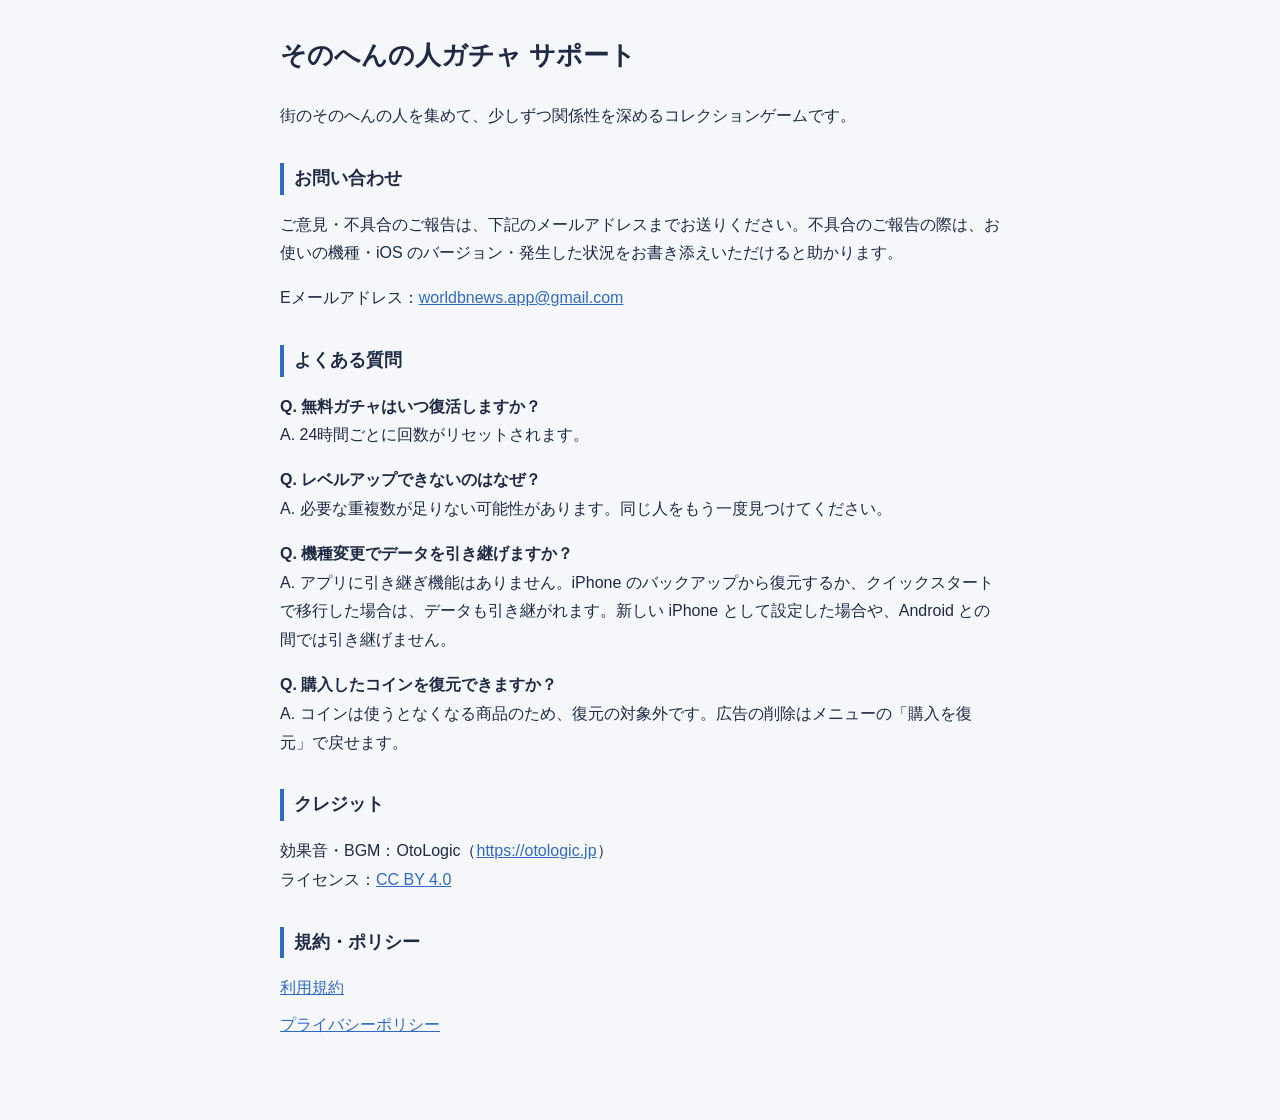
<file: index.html>
<!DOCTYPE html>
<html lang="ja">
<head>
<meta charset="utf-8">
<meta name="viewport" content="width=device-width, initial-scale=1">
<title>そのへんの人ガチャ サポート</title>
<link rel="stylesheet" href="style.css">
</head>
<body>
  <article>
    <h1>そのへんの人ガチャ サポート</h1>
    <p>街のそのへんの人を集めて、少しずつ関係性を深めるコレクションゲームです。</p>

    <h2>お問い合わせ</h2>
    <p>ご意見・不具合のご報告は、下記のメールアドレスまでお送りください。不具合のご報告の際は、お使いの機種・iOS のバージョン・発生した状況をお書き添えいただけると助かります。</p>
    <p>Eメールアドレス：<a href="mailto:worldbnews.app@gmail.com">worldbnews.app@gmail.com</a></p>

    <h2>よくある質問</h2>
    <p><strong>Q. 無料ガチャはいつ復活しますか？</strong><br>A. 24時間ごとに回数がリセットされます。</p>
    <p><strong>Q. レベルアップできないのはなぜ？</strong><br>A. 必要な重複数が足りない可能性があります。同じ人をもう一度見つけてください。</p>
    <p><strong>Q. 機種変更でデータを引き継げますか？</strong><br>A. アプリに引き継ぎ機能はありません。iPhone のバックアップから復元するか、クイックスタートで移行した場合は、データも引き継がれます。新しい iPhone として設定した場合や、Android との間では引き継げません。</p>
    <p><strong>Q. 購入したコインを復元できますか？</strong><br>A. コインは使うとなくなる商品のため、復元の対象外です。広告の削除はメニューの「購入を復元」で戻せます。</p>

    <h2>クレジット</h2>
    <p>効果音・BGM：OtoLogic（<a href="https://otologic.jp" target="_blank" rel="noopener">https://otologic.jp</a>）<br>ライセンス：<a href="https://creativecommons.org/licenses/by/4.0/deed.ja" target="_blank" rel="noopener">CC BY 4.0</a></p>

    <h2>規約・ポリシー</h2>
    <ul class="links">
      <li><a href="terms.html">利用規約</a></li>
      <li><a href="privacy.html">プライバシーポリシー</a></li>
    </ul>
  </article>
</body>
</html>
</file>
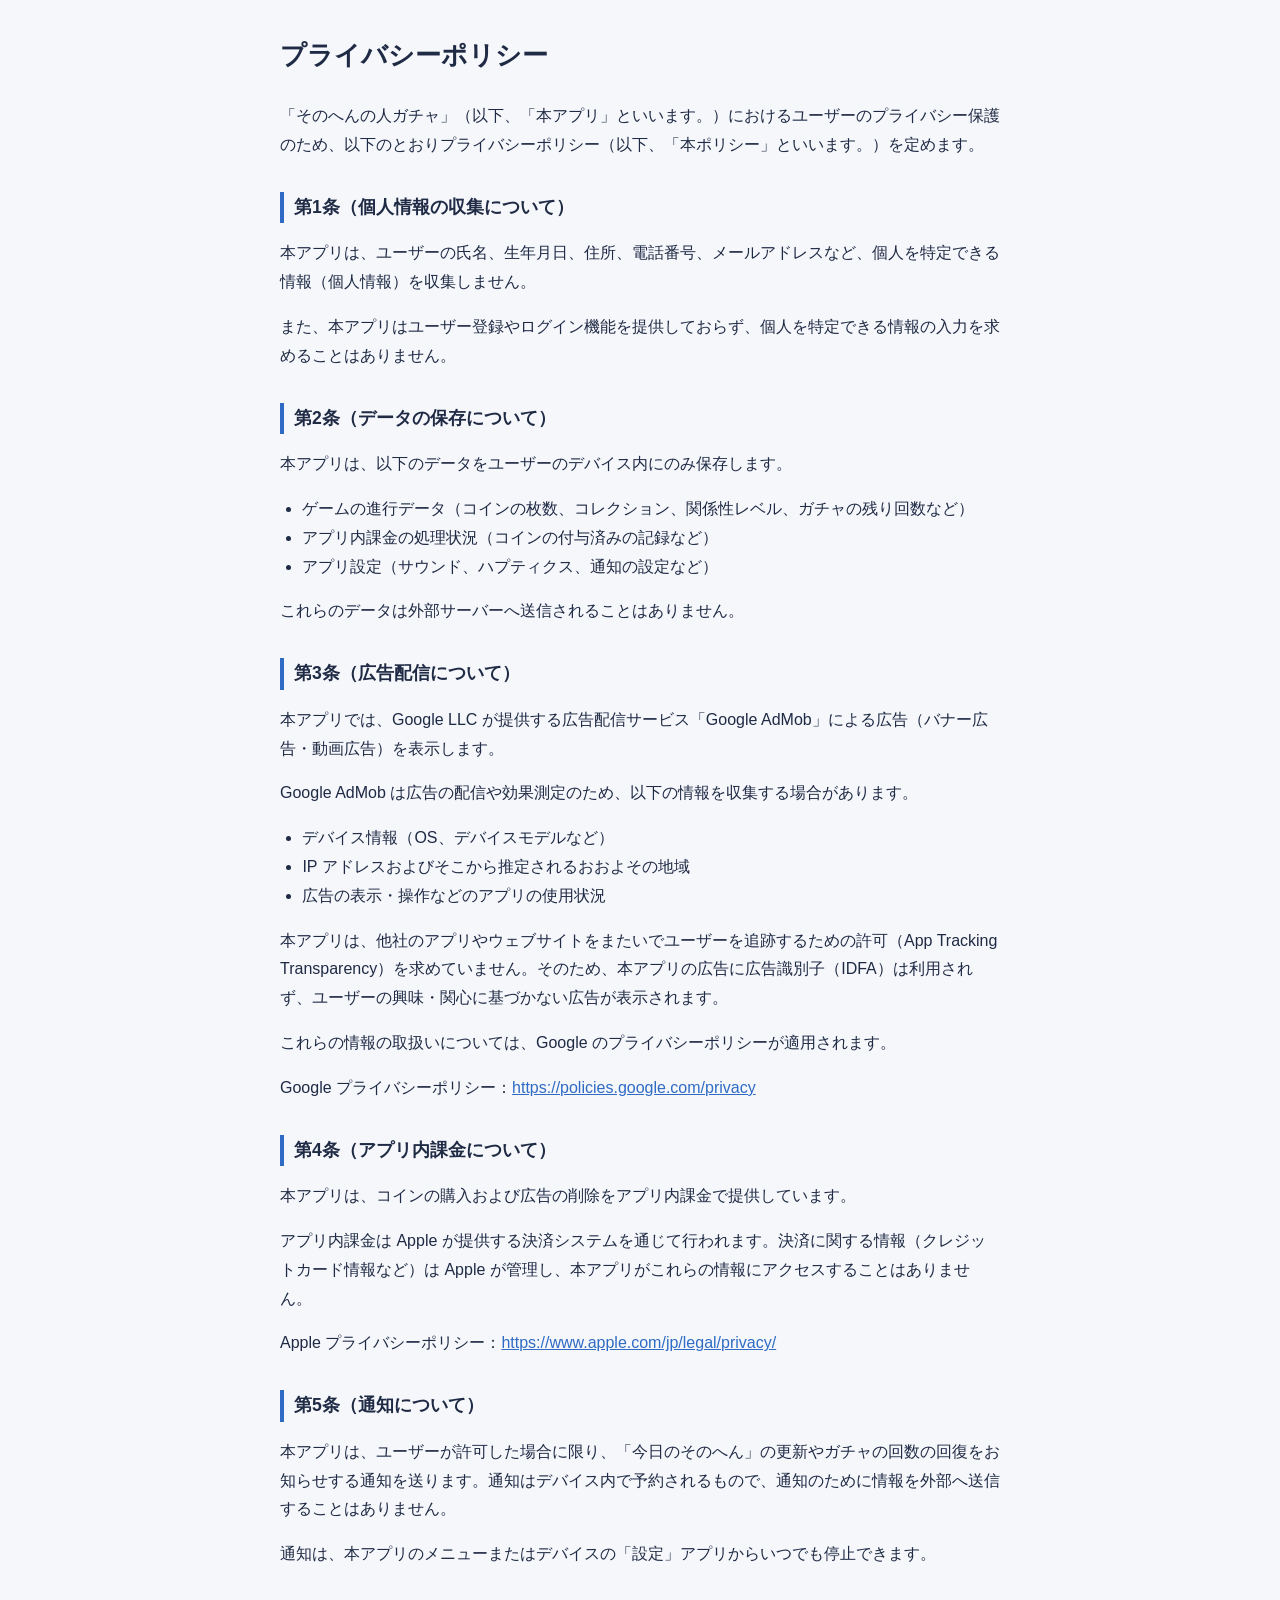
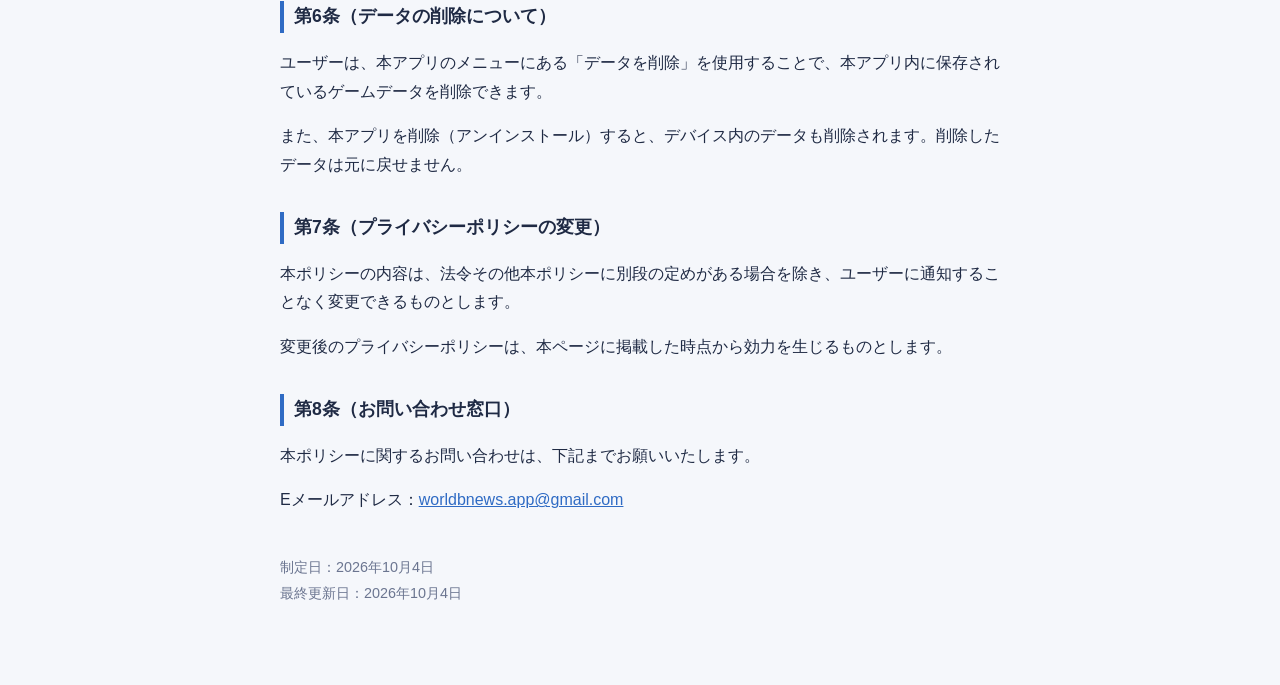
<file: privacy.html>
<!DOCTYPE html>
<html lang="ja">
<head>
<meta charset="utf-8">
<meta name="viewport" content="width=device-width, initial-scale=1">
<meta name="robots" content="noindex,nofollow">
<title>プライバシーポリシー | そのへんの人ガチャ</title>
<link rel="stylesheet" href="style.css">
</head>
<body>
  <article>
    <h1>プライバシーポリシー</h1>
    <p>「そのへんの人ガチャ」（以下、「本アプリ」といいます。）におけるユーザーのプライバシー保護のため、以下のとおりプライバシーポリシー（以下、「本ポリシー」といいます。）を定めます。</p>

    <h2>第1条（個人情報の収集について）</h2>
    <p>本アプリは、ユーザーの氏名、生年月日、住所、電話番号、メールアドレスなど、個人を特定できる情報（個人情報）を収集しません。</p>
    <p>また、本アプリはユーザー登録やログイン機能を提供しておらず、個人を特定できる情報の入力を求めることはありません。</p>

    <h2>第2条（データの保存について）</h2>
    <p>本アプリは、以下のデータをユーザーのデバイス内にのみ保存します。</p>
    <ul>
      <li>ゲームの進行データ（コインの枚数、コレクション、関係性レベル、ガチャの残り回数など）</li>
      <li>アプリ内課金の処理状況（コインの付与済みの記録など）</li>
      <li>アプリ設定（サウンド、ハプティクス、通知の設定など）</li>
    </ul>
    <p>これらのデータは外部サーバーへ送信されることはありません。</p>

    <h2>第3条（広告配信について）</h2>
    <p>本アプリでは、Google LLC が提供する広告配信サービス「Google AdMob」による広告（バナー広告・動画広告）を表示します。</p>
    <p>Google AdMob は広告の配信や効果測定のため、以下の情報を収集する場合があります。</p>
    <ul>
      <li>デバイス情報（OS、デバイスモデルなど）</li>
      <li>IP アドレスおよびそこから推定されるおおよその地域</li>
      <li>広告の表示・操作などのアプリの使用状況</li>
    </ul>
    <p>本アプリは、他社のアプリやウェブサイトをまたいでユーザーを追跡するための許可（App Tracking Transparency）を求めていません。そのため、本アプリの広告に広告識別子（IDFA）は利用されず、ユーザーの興味・関心に基づかない広告が表示されます。</p>
    <p>これらの情報の取扱いについては、Google のプライバシーポリシーが適用されます。</p>
    <p>Google プライバシーポリシー：<a href="https://policies.google.com/privacy" target="_blank" rel="noopener">https://policies.google.com/privacy</a></p>

    <h2>第4条（アプリ内課金について）</h2>
    <p>本アプリは、コインの購入および広告の削除をアプリ内課金で提供しています。</p>
    <p>アプリ内課金は Apple が提供する決済システムを通じて行われます。決済に関する情報（クレジットカード情報など）は Apple が管理し、本アプリがこれらの情報にアクセスすることはありません。</p>
    <p>Apple プライバシーポリシー：<a href="https://www.apple.com/jp/legal/privacy/" target="_blank" rel="noopener">https://www.apple.com/jp/legal/privacy/</a></p>

    <h2>第5条（通知について）</h2>
    <p>本アプリは、ユーザーが許可した場合に限り、「今日のそのへん」の更新やガチャの回数の回復をお知らせする通知を送ります。通知はデバイス内で予約されるもので、通知のために情報を外部へ送信することはありません。</p>
    <p>通知は、本アプリのメニューまたはデバイスの「設定」アプリからいつでも停止できます。</p>

    <h2>第6条（データの削除について）</h2>
    <p>ユーザーは、本アプリのメニューにある「データを削除」を使用することで、本アプリ内に保存されているゲームデータを削除できます。</p>
    <p>また、本アプリを削除（アンインストール）すると、デバイス内のデータも削除されます。削除したデータは元に戻せません。</p>

    <h2>第7条（プライバシーポリシーの変更）</h2>
    <p>本ポリシーの内容は、法令その他本ポリシーに別段の定めがある場合を除き、ユーザーに通知することなく変更できるものとします。</p>
    <p>変更後のプライバシーポリシーは、本ページに掲載した時点から効力を生じるものとします。</p>

    <h2>第8条（お問い合わせ窓口）</h2>
    <p>本ポリシーに関するお問い合わせは、下記までお願いいたします。</p>
    <p>Eメールアドレス：<a href="mailto:worldbnews.app@gmail.com">worldbnews.app@gmail.com</a></p>

    <p class="meta">制定日：2026年10月4日<br>最終更新日：2026年10月4日</p>
  </article>
</body>
</html>
</file>
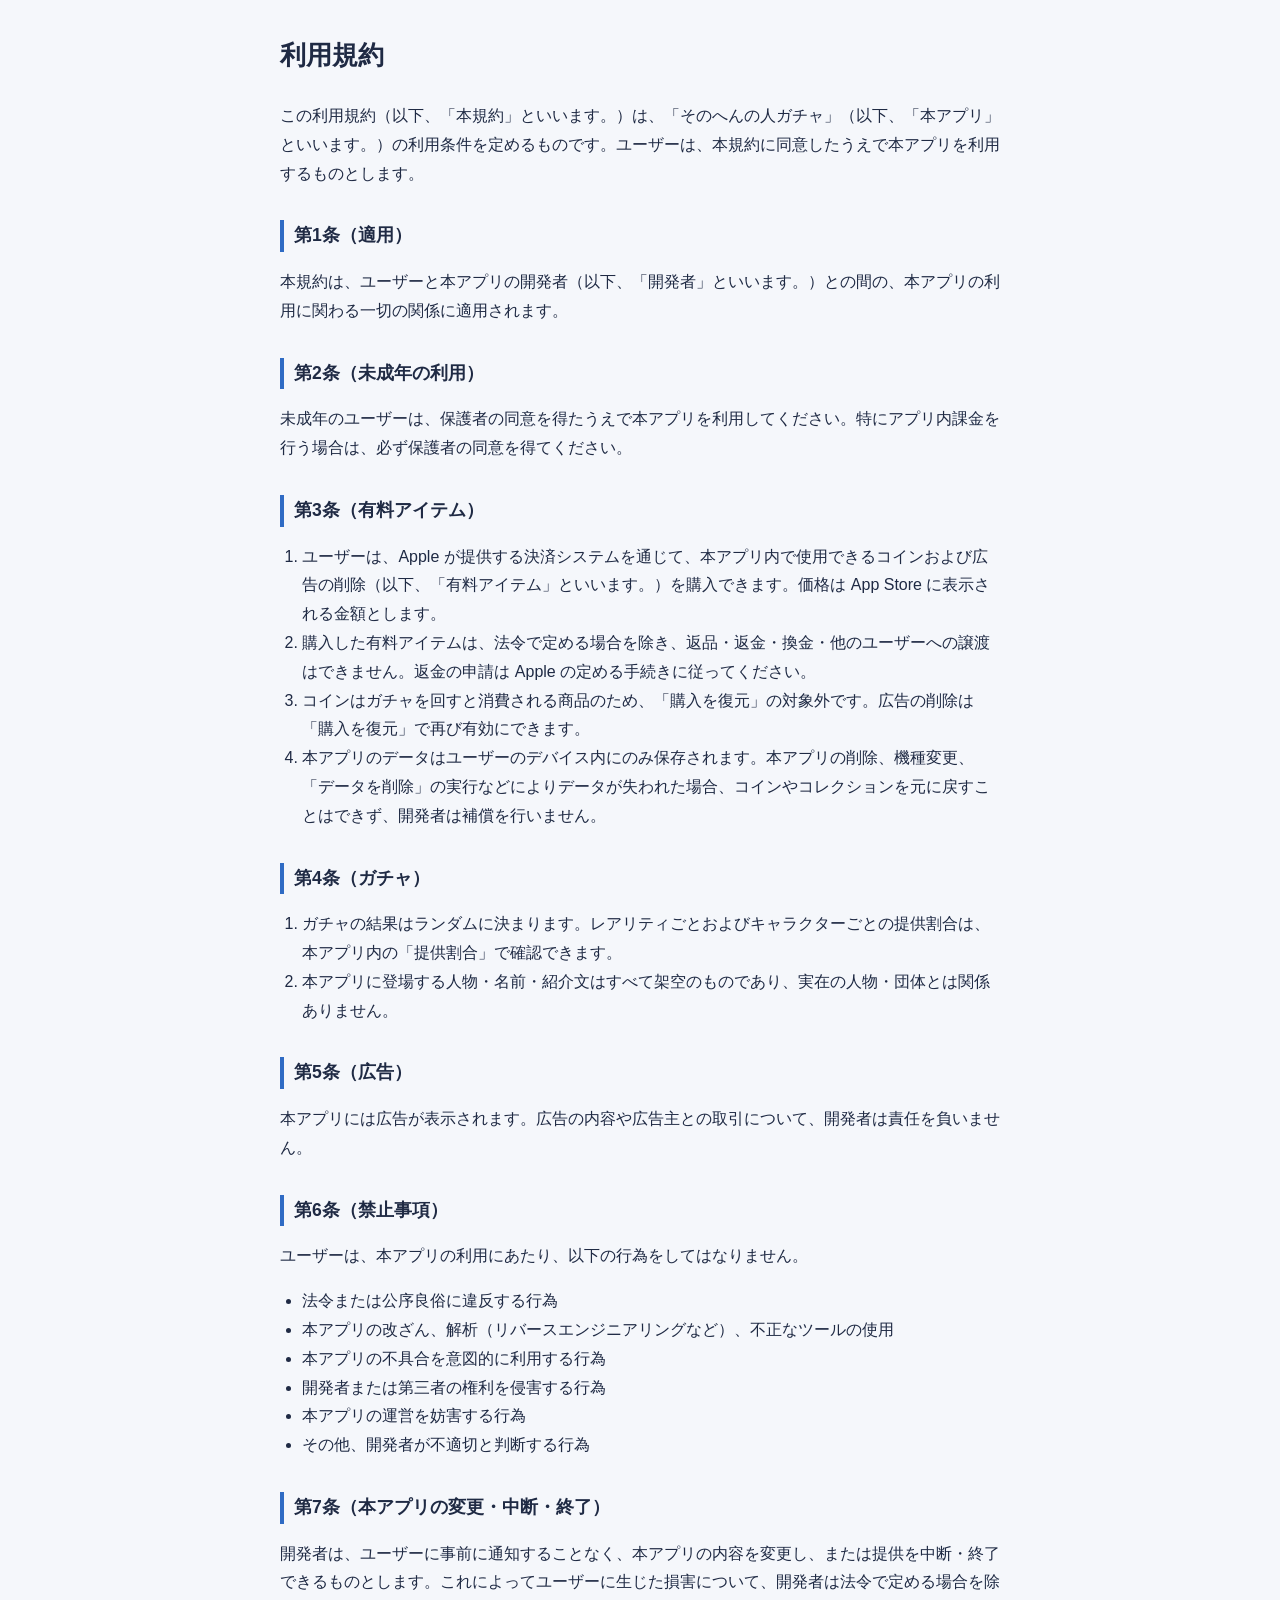
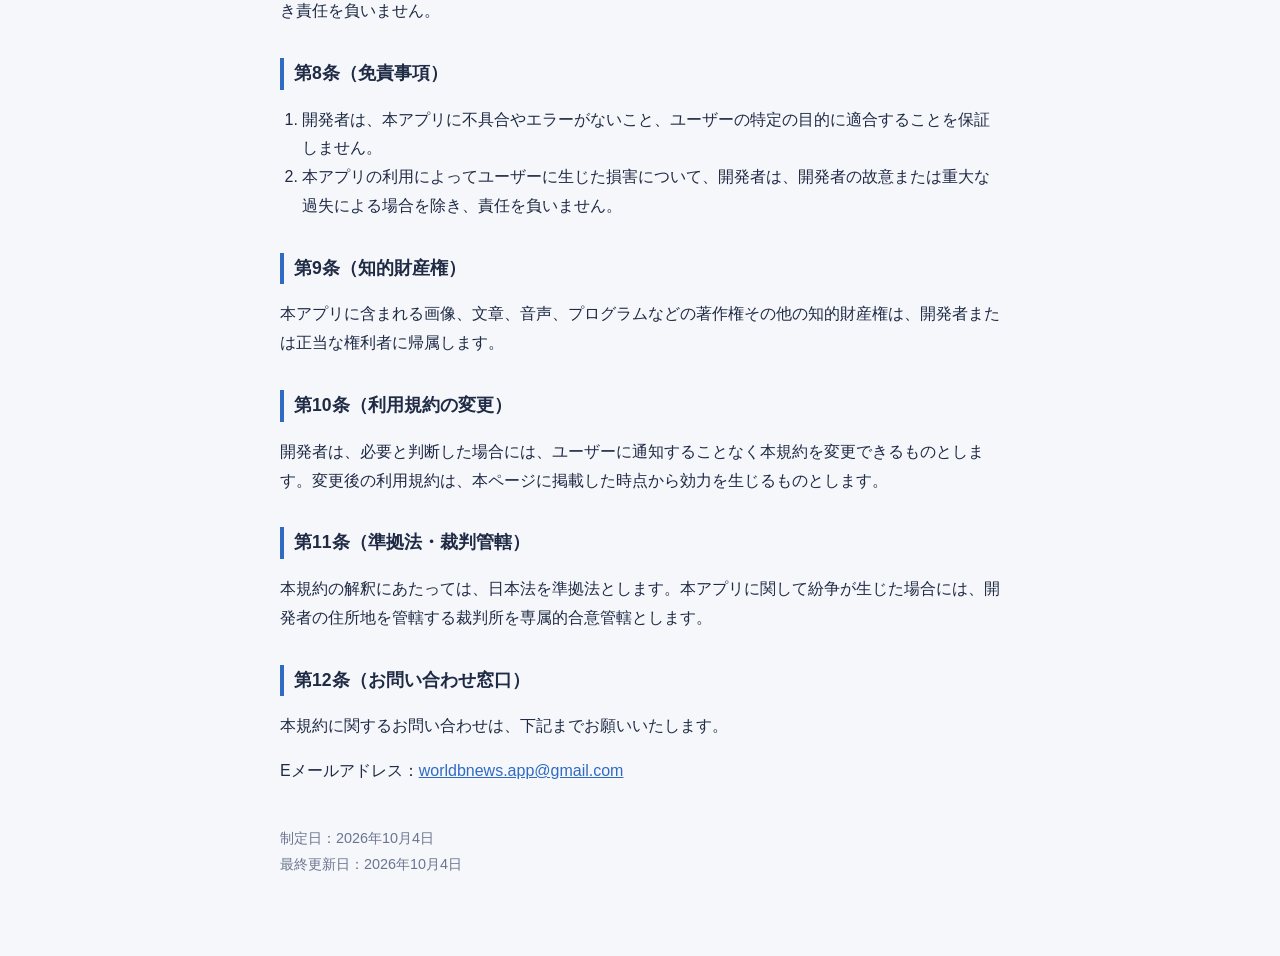
<file: terms.html>
<!DOCTYPE html>
<html lang="ja">
<head>
<meta charset="utf-8">
<meta name="viewport" content="width=device-width, initial-scale=1">
<meta name="robots" content="noindex,nofollow">
<title>利用規約 | そのへんの人ガチャ</title>
<link rel="stylesheet" href="style.css">
</head>
<body>
  <article>
    <h1>利用規約</h1>
    <p>この利用規約（以下、「本規約」といいます。）は、「そのへんの人ガチャ」（以下、「本アプリ」といいます。）の利用条件を定めるものです。ユーザーは、本規約に同意したうえで本アプリを利用するものとします。</p>

    <h2>第1条（適用）</h2>
    <p>本規約は、ユーザーと本アプリの開発者（以下、「開発者」といいます。）との間の、本アプリの利用に関わる一切の関係に適用されます。</p>

    <h2>第2条（未成年の利用）</h2>
    <p>未成年のユーザーは、保護者の同意を得たうえで本アプリを利用してください。特にアプリ内課金を行う場合は、必ず保護者の同意を得てください。</p>

    <h2>第3条（有料アイテム）</h2>
    <ol>
      <li>ユーザーは、Apple が提供する決済システムを通じて、本アプリ内で使用できるコインおよび広告の削除（以下、「有料アイテム」といいます。）を購入できます。価格は App Store に表示される金額とします。</li>
      <li>購入した有料アイテムは、法令で定める場合を除き、返品・返金・換金・他のユーザーへの譲渡はできません。返金の申請は Apple の定める手続きに従ってください。</li>
      <li>コインはガチャを回すと消費される商品のため、「購入を復元」の対象外です。広告の削除は「購入を復元」で再び有効にできます。</li>
      <li>本アプリのデータはユーザーのデバイス内にのみ保存されます。本アプリの削除、機種変更、「データを削除」の実行などによりデータが失われた場合、コインやコレクションを元に戻すことはできず、開発者は補償を行いません。</li>
    </ol>

    <h2>第4条（ガチャ）</h2>
    <ol>
      <li>ガチャの結果はランダムに決まります。レアリティごとおよびキャラクターごとの提供割合は、本アプリ内の「提供割合」で確認できます。</li>
      <li>本アプリに登場する人物・名前・紹介文はすべて架空のものであり、実在の人物・団体とは関係ありません。</li>
    </ol>

    <h2>第5条（広告）</h2>
    <p>本アプリには広告が表示されます。広告の内容や広告主との取引について、開発者は責任を負いません。</p>

    <h2>第6条（禁止事項）</h2>
    <p>ユーザーは、本アプリの利用にあたり、以下の行為をしてはなりません。</p>
    <ul>
      <li>法令または公序良俗に違反する行為</li>
      <li>本アプリの改ざん、解析（リバースエンジニアリングなど）、不正なツールの使用</li>
      <li>本アプリの不具合を意図的に利用する行為</li>
      <li>開発者または第三者の権利を侵害する行為</li>
      <li>本アプリの運営を妨害する行為</li>
      <li>その他、開発者が不適切と判断する行為</li>
    </ul>

    <h2>第7条（本アプリの変更・中断・終了）</h2>
    <p>開発者は、ユーザーに事前に通知することなく、本アプリの内容を変更し、または提供を中断・終了できるものとします。これによってユーザーに生じた損害について、開発者は法令で定める場合を除き責任を負いません。</p>

    <h2>第8条（免責事項）</h2>
    <ol>
      <li>開発者は、本アプリに不具合やエラーがないこと、ユーザーの特定の目的に適合することを保証しません。</li>
      <li>本アプリの利用によってユーザーに生じた損害について、開発者は、開発者の故意または重大な過失による場合を除き、責任を負いません。</li>
    </ol>

    <h2>第9条（知的財産権）</h2>
    <p>本アプリに含まれる画像、文章、音声、プログラムなどの著作権その他の知的財産権は、開発者または正当な権利者に帰属します。</p>

    <h2>第10条（利用規約の変更）</h2>
    <p>開発者は、必要と判断した場合には、ユーザーに通知することなく本規約を変更できるものとします。変更後の利用規約は、本ページに掲載した時点から効力を生じるものとします。</p>

    <h2>第11条（準拠法・裁判管轄）</h2>
    <p>本規約の解釈にあたっては、日本法を準拠法とします。本アプリに関して紛争が生じた場合には、開発者の住所地を管轄する裁判所を専属的合意管轄とします。</p>

    <h2>第12条（お問い合わせ窓口）</h2>
    <p>本規約に関するお問い合わせは、下記までお願いいたします。</p>
    <p>Eメールアドレス：<a href="mailto:worldbnews.app@gmail.com">worldbnews.app@gmail.com</a></p>

    <p class="meta">制定日：2026年10月4日<br>最終更新日：2026年10月4日</p>
  </article>
</body>
</html>
</file>
<file: style.css>
body {
  margin: 0;
  background: #f5f7fb;
  color: #1f2a44;
  font-family: -apple-system, BlinkMacSystemFont, "Hiragino Sans", "Hiragino Kaku Gothic ProN", "Noto Sans JP", sans-serif;
  line-height: 1.8;
}

article {
  max-width: 720px;
  margin: 0 auto;
  padding: 32px 20px 64px;
}

h1 {
  font-size: 1.6rem;
  margin: 0 0 24px;
}

h2 {
  font-size: 1.1rem;
  margin: 32px 0 8px;
  padding-left: 10px;
  border-left: 4px solid #2f6bc4;
}

a {
  color: #2f6bc4;
}

ul, ol {
  padding-left: 1.4em;
}

.links {
  list-style: none;
  padding: 0;
}

.links li {
  margin: 8px 0;
}

.meta {
  margin-top: 40px;
  color: #6b7590;
  font-size: 0.9rem;
}
</file>
